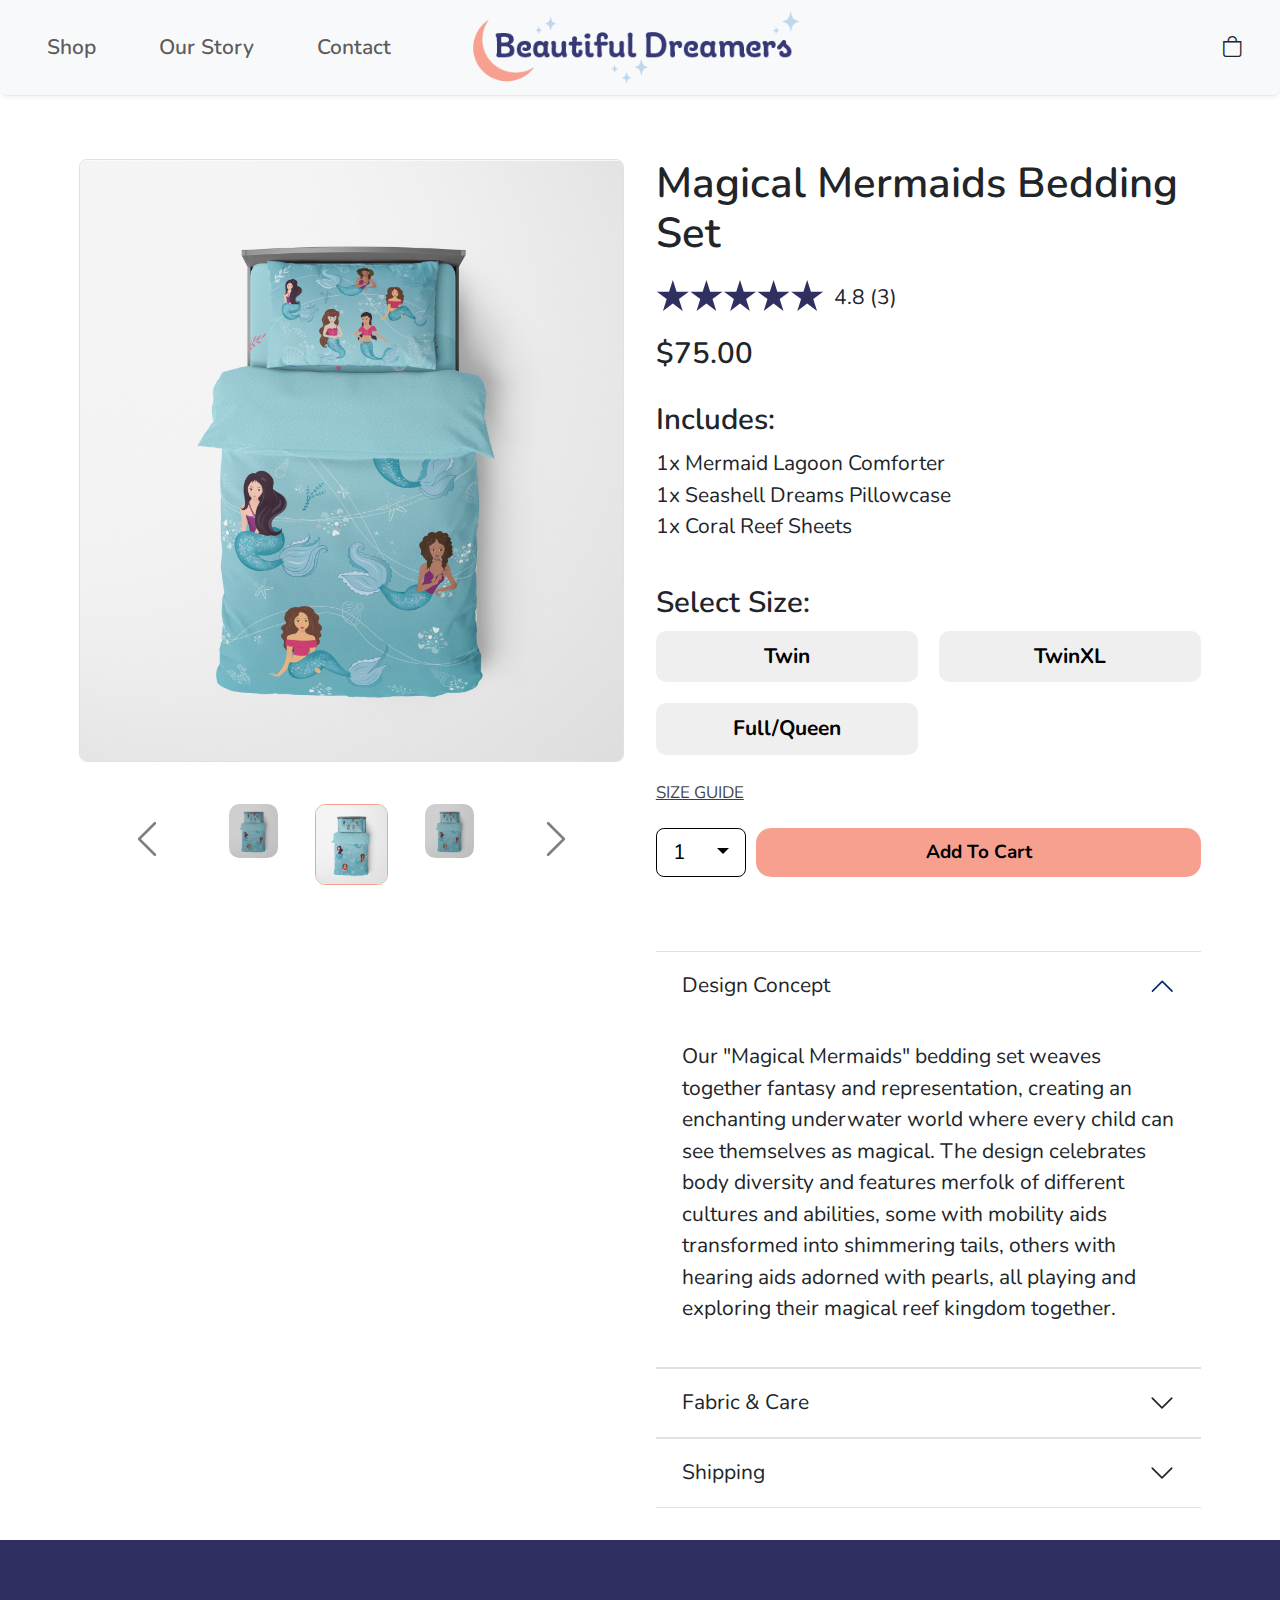
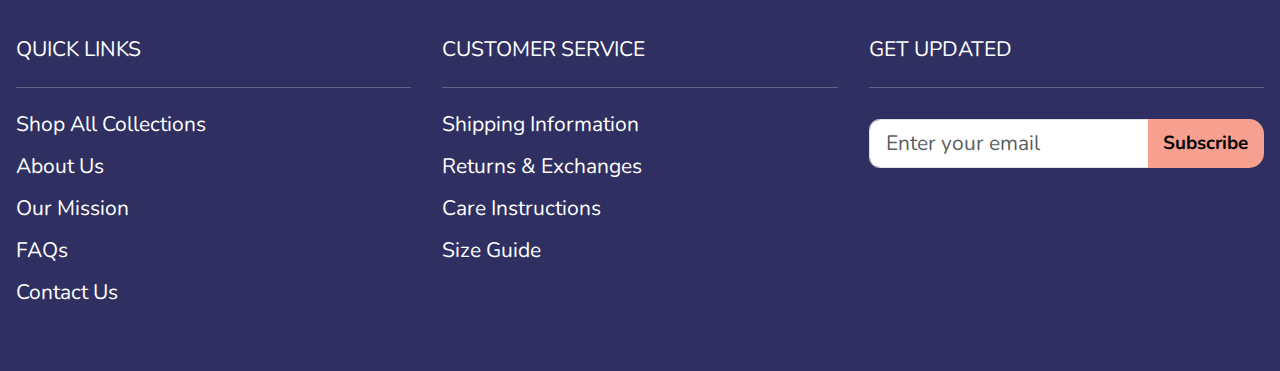
<file: productpage-mermaids.html>
<!DOCTYPE html>
<html lang="en">
<head>
    <!-- content tags used by search engines-->
    <meta charset="UTF-8">
    <meta name="Keywords" content="HTML, CSS, Javascript">
    <meta name = "author" content = "Austen Young">
    <meta name = "viewport" content = "width=device-width, initial-scale=1.0">
    
    <!-- linking stylesheets for bootstrap framework-->
    <link rel="stylesheet" href="css/bootstrap.min.css">
    <link rel="stylesheet" href="css/grid.css">
    <link rel="stylesheet" href="css/bootstrap-grid.css">
    <link rel="stylesheet" href="https://cdn.jsdelivr.net/npm/bootstrap-icons@1.11.3/font/bootstrap-icons.min.css">

    <!--Linking Personal StyleSheets and Scripts-->
    <link rel="stylesheet" href="css/beautiful-dreamers-css.css">
    <script src="js/beautiful-dreamers-script.js"></script>


    <!--Nunito Font-->
    <link rel="preconnect" href="https://fonts.googleapis.com">
    <link rel="preconnect" href="https://fonts.gstatic.com" crossorigin>
    <link href="https://fonts.googleapis.com/css2?family=Nunito:ital,wght@0,200..1000;1,200..1000&display=swap" rel="stylesheet">


    <!--Favicon-->
    <link rel="icon" type="image/png" href="images/BD_Favicon.png"/>

    <script src="js/bootstrap.bundle.min.js"></script>

    <title>Beautiful Dreamers</title>
</head>
<body>

    <!-- NAV-->
    <nav class="navbar navbar-expand-lg navbar-light bg-light py-3">
        <div class="container-fluid">
            <!-- Mobile menu button - moved to start -->
            <button class="navbar-toggler" type="button" data-bs-toggle="collapse" data-bs-target="#navbarCollapse">
                <span class="navbar-toggler-icon"></span>
            </button>
    
            <!-- Left menu -->
            <div class="collapse navbar-collapse flex-grow-0" id="navbarCollapse">
                <ul class="navbar-nav">
                    <li class="nav-item">
                        <a class="nav-link mx-3" href="shop-all-page.html">Shop</a>
                    </li>
                    <li class="nav-item">
                        <a class="nav-link mx-3" href="#">Our Story</a>
                    </li>
                    <li class="nav-item">
                        <a class="nav-link mx-3" href="#">Contact</a>
                    </li>
                </ul>
            </div>
    
            <!-- Center logo -->
            <a class="navbar-brand mx-auto" href="index.html">
                <img class="logo" src="images/BD_Logo.png" alt="Logo">
            </a>
            
            <!-- Right shopping bag icon -->
            <div class="flex-grow-0">
                <a class="nav-link position-relative" onClick = "clearCart()" href="#">
                    <i class="bi bi-bag mx-3">
                        
                    </i>
                    
                </a>
            </div>
        </div>
    </nav>

    <div class="container-fluid">

        <div class="row mt-5 px-5">
            <!-- Image Column -->
            <div class="col-12 col-lg-6">
                <div class="d-flex flex-column">
                    <img src="images/BD_MermaidSet.jpeg" class="img-fluid border rounded mb-2" alt="Magical Mermaids Bedding Set">

                    <!--Image Preview Carousel-->
                    <div id = "parentCarousel" class="carousel carousel-dark slide d-lg-block d-md-block d-none my-4">
                        <div class="carousel-inner">
                            <div class="carousel-item active">

                                <div class="d-flex justify-content-center mx-5 px-5">

                                   
                                    <div class="align-items-center text-center">
                                        <img src="images/BD_MermaidSet.jpeg" class = "img-fluid img-preview-bg rounded-3 w-50" alt = "imgpreview">     
                                    </div>

                                    
                                    <div class="align-items-center text-center">
                                        <img src="images/BD_MermaidSet.jpeg" class = "img-fluid img-preview rounded-3 w-75" alt = "imgpreview"> 
                                    </div>
                               
                                    <div class="align-items-center text-center">
                                        <img src="images/BD_MermaidSet.jpeg" class = "img-fluid img-preview-bg rounded-3 w-50" alt = "imgpreview">
                                    </div>
      
                              </div>
                            </div>

                        </div>

                        <!-- Previous Page Button-->
                        <button class="carousel-control-prev d-lg-block d-none w-25" type="button" data-bs-target="#parentCarousel" data-bs-slide="prev">
                            <span class="carousel-control-prev-icon" aria-hidden="true"></span>
                            <span class="visually-hidden">Previous</span>
                        </button>

                        <!-- Next Page Button-->
                        <button class="carousel-control-next d-lg-block d-none w-25" type="button" data-bs-target="#parentCarousel" data-bs-slide="next">
                            <span class="carousel-control-next-icon" aria-hidden="true"></span>
                            <span class="visually-hidden">Next</span>
                        </button>
                        
                            
                        
                    </div>

                </div>
            </div>
    
            <!-- Product Info Column -->
            <div class="col-12 col-lg-6">
                <div class="d-flex flex-column gap-2">
                    <h2>Magical Mermaids Bedding Set</h2>
                    
                    <!-- Rating -->
                    <div class="d-flex align-items-center">
                        <div class="d-flex">
                            <img src="images/BlueStars.svg" class = "img-fluid stars me-2" alt="BlueStars">
                        </div>
                        <span>4.8 (3)</span>
                    </div>
    
                    <h4 class="mt-2">$75.00</h4>
    
                    <div class="mt-2">
                        <h4>Includes:</h4>
                        <ul class="list-unstyled">
                            <li>1x Mermaid Lagoon Comforter</li>
                            <li>1x Seashell Dreams Pillowcase</li>
                            <li>1x Coral Reef Sheets</li>
                        </ul>
                    </div>
    
                    <div class="mt-2">
                        <h4>Select Size:</h4>
                        <div class="row g-3">
                            <div class="col-6">
                                <button id = "twin" class="btn btn-blue w-100" onClick = "makeActive('twin')">Twin</button>
                            </div>
                            <div class="col-6">
                                <button id = "twinxl" class="btn btn-blue w-100" onClick = "makeActive('twinxl')">TwinXL</button>
                            </div>
                            <div class="col-6">
                                <button id = "full/queen" class="btn btn-blue w-100" onClick = "makeActive('full/queen')">Full/Queen</button>
                            </div>
                        </div>
                    </div>

                    <a href = "#" class="text-decoration-none text-black mt-2"> <span class="size-guide text-uppercase text-decoration-underline">Size Guide</span> </a> 


                    <div class="d-flex flex-row mt-2">

                        <!--DropDown Button-->
                        <div class="dropdown">
                            <button class="btn btn-clear rounded-2 dropdown-toggle" type="button" data-bs-toggle="dropdown" aria-expanded="false" > <span class = "pe-3" id= "quantity"> 1 </span></button>
    
                            <!--Dropdown Content-->
                            <ul class="dropdown-menu">
                                <li><a class="dropdown-item" onClick = "updateQuantity(1)">1</a></li>
                                <li><a class="dropdown-item" onClick = "updateQuantity(2)">2</a></li>
                                <li><a class="dropdown-item" onClick = "updateQuantity(3)">3</a></li>
                                <li><a class="dropdown-item" onClick = "updateQuantity(4)">4</a></li>
                                <li><a class="dropdown-item" onClick = "updateQuantity(5)">5</a></li>
                                <li><a class="dropdown-item" onClick = "updateQuantity(6)">6</a></li>
                                <li><a class="dropdown-item" onClick = "updateQuantity(7)">7</a></li>
                                <li><a class="dropdown-item" onClick = "updateQuantity(8)">8</a></li>
                                <li><a class="dropdown-item" onClick = "updateQuantity(9)">9</a></li>
                            </ul>
                        </div>

                        <button class="btn btn-coral flex-grow-1 ms-2" onClick = "addToCart()">Add To Cart</button>

                    </div>


                    <!--Info Accordions-->
                    <div class="mt-5">

                        <div class="accordion accordion-flush" id="accordionPanelsStayOpen">
                            <div class="accordion-item border-top border-bottom bg-transparent">
                              <h2 class="accordion-header">
                                <button class="accordion-button bg-transparent text-dark shadow-none" type="button" data-bs-toggle="collapse" data-bs-target="#panelsStayOpen-collapseOne" aria-expanded="true" aria-controls="panelsStayOpen-collapseOne">
                                  Design Concept
                                </button>
                              </h2>
                              <div id="panelsStayOpen-collapseOne" class="accordion-collapse collapse show">
                                <div class="accordion-body">
                                  <p>Our "Magical Mermaids" bedding set weaves together fantasy and representation, creating an enchanting underwater world where every child can see themselves as magical. The design celebrates body diversity and features merfolk of different cultures and abilities, some with mobility aids transformed into shimmering tails, others with hearing aids adorned with pearls, all playing and exploring their magical reef kingdom together.</p>
                                </div>
                              </div>
                            </div>
                            <div class="accordion-item border-top border-bottom bg-transparent">
                              <h2 class="accordion-header">
                                <button class="accordion-button bg-transparent text-dark shadow-none collapsed" type="button" data-bs-toggle="collapse" data-bs-target="#panelsStayOpen-collapseTwo" aria-expanded="false" aria-controls="panelsStayOpen-collapseTwo">
                                  Fabric & Care
                                </button>
                              </h2>
                              <div id="panelsStayOpen-collapseTwo" class="accordion-collapse collapse">
                                <div class="accordion-body">
                                  <ul>
                                    <li><p>The Mermaid Lagoon Comforter is made of 100% cotton for a soft and breathable feel.</p></li>
                                    <li><p>The Seashell Dreams Pillowcase is also crafted from 100% cotton.</p></li>
                                    <li><p>Coral Reef Sheets are made from a blend of 60% cotton and 40% polyester.</p></li>
                                    <li><p>Machine wash cold, gentle cycle. Tumble dry low. Do not bleach.</p></li>
                                  </ul>
                                </div>
                              </div>
                            </div>
                            <div class="accordion-item border-top border-bottom bg-transparent">
                              <h2 class="accordion-header">
                                <button class="accordion-button bg-transparent text-dark shadow-none collapsed" type="button" data-bs-toggle="collapse" data-bs-target="#panelsStayOpen-collapseThree" aria-expanded="false" aria-controls="panelsStayOpen-collapseThree">
                                  Shipping
                                </button>
                              </h2>
                              <div id="panelsStayOpen-collapseThree" class="accordion-collapse collapse">
                                <div class="accordion-body">
                                    <ul>
                                        <li><p>This product ships within 2-3 business days.</p></li>
                                        <li><p>Free standard shipping on all orders within the contiguous United States.</p></li>
                                        <li><p>Expedited shipping options are available for an additional fee.</p></li>
                                        <li><p>International shipping is available to select countries. Additional fees and taxes may apply.</p></li>
                                        <li><p>If you have any questions or need assistance with your order, please don't hesitate to contact our customer service team.</p></li>
                                      </ul>
                                </div>
                              </div>
                            </div>
                          </div>
                          
                    </div>



                </div>
            </div>
        </div>

        <!--FOOTER-->
        <div class="row footer pt-4 mt-4">
            <!-- Quick Links -->
            <div class="col-12 col-md-6 col-lg-4 my-4 py-4">
                <p class="text-uppercase mb-3">Quick Links</p>
                <hr/>
                <div class="d-flex flex-column gap-2">
                    <a href="shop-all-page.html" class="text-decoration-none footer-text">Shop All Collections</a>
                    <a href="#" class="text-decoration-none footer-text">About Us</a>
                    <a href="#" class="text-decoration-none footer-text">Our Mission</a>
                    <a href="#" class="text-decoration-none footer-text">FAQs</a>
                    <a href="#" class="text-decoration-none footer-text">Contact Us</a>
                </div>
            </div>
        
            <!-- Customer Service -->
            <div class="col-12 col-md-6 col-lg-4 my-4 py-4">
                <p class="text-uppercase mb-3">Customer Service</p>
                <hr/>
                <div class="d-flex flex-column gap-2">
                    <a href="#" class="text-decoration-none footer-text">Shipping Information</a>
                    <a href="#" class="text-decoration-none footer-text">Returns & Exchanges</a>
                    <a href="#" class="text-decoration-none footer-text">Care Instructions</a>
                    <a href="#" class="text-decoration-none footer-text">Size Guide</a>
                </div>
            </div>
        
            <!-- Get Updated -->
            <div class="col-12 col-lg-4 my-4 py-4">
                <p class="text-uppercase mb-3">Get Updated</p>
                <hr/>
                <div class="w-100">
                    <div id = "subscribeAlertHolder-footer"> </div>

                    <div class="input-group my-4">
                        <input type="email" class="form-control rounded-start-3" id= "subscribeInput-footer" placeholder="Enter your email" aria-label="Enter your email">
                        <button class="btn btn-coral" type="button" id = "subscribeButton-footer" onClick = "checkEmail('footer')">Subscribe</button>
                    </div>
                </div>
            </div>
        </div>

        


    </div>

    
</body>
</html>
</file>
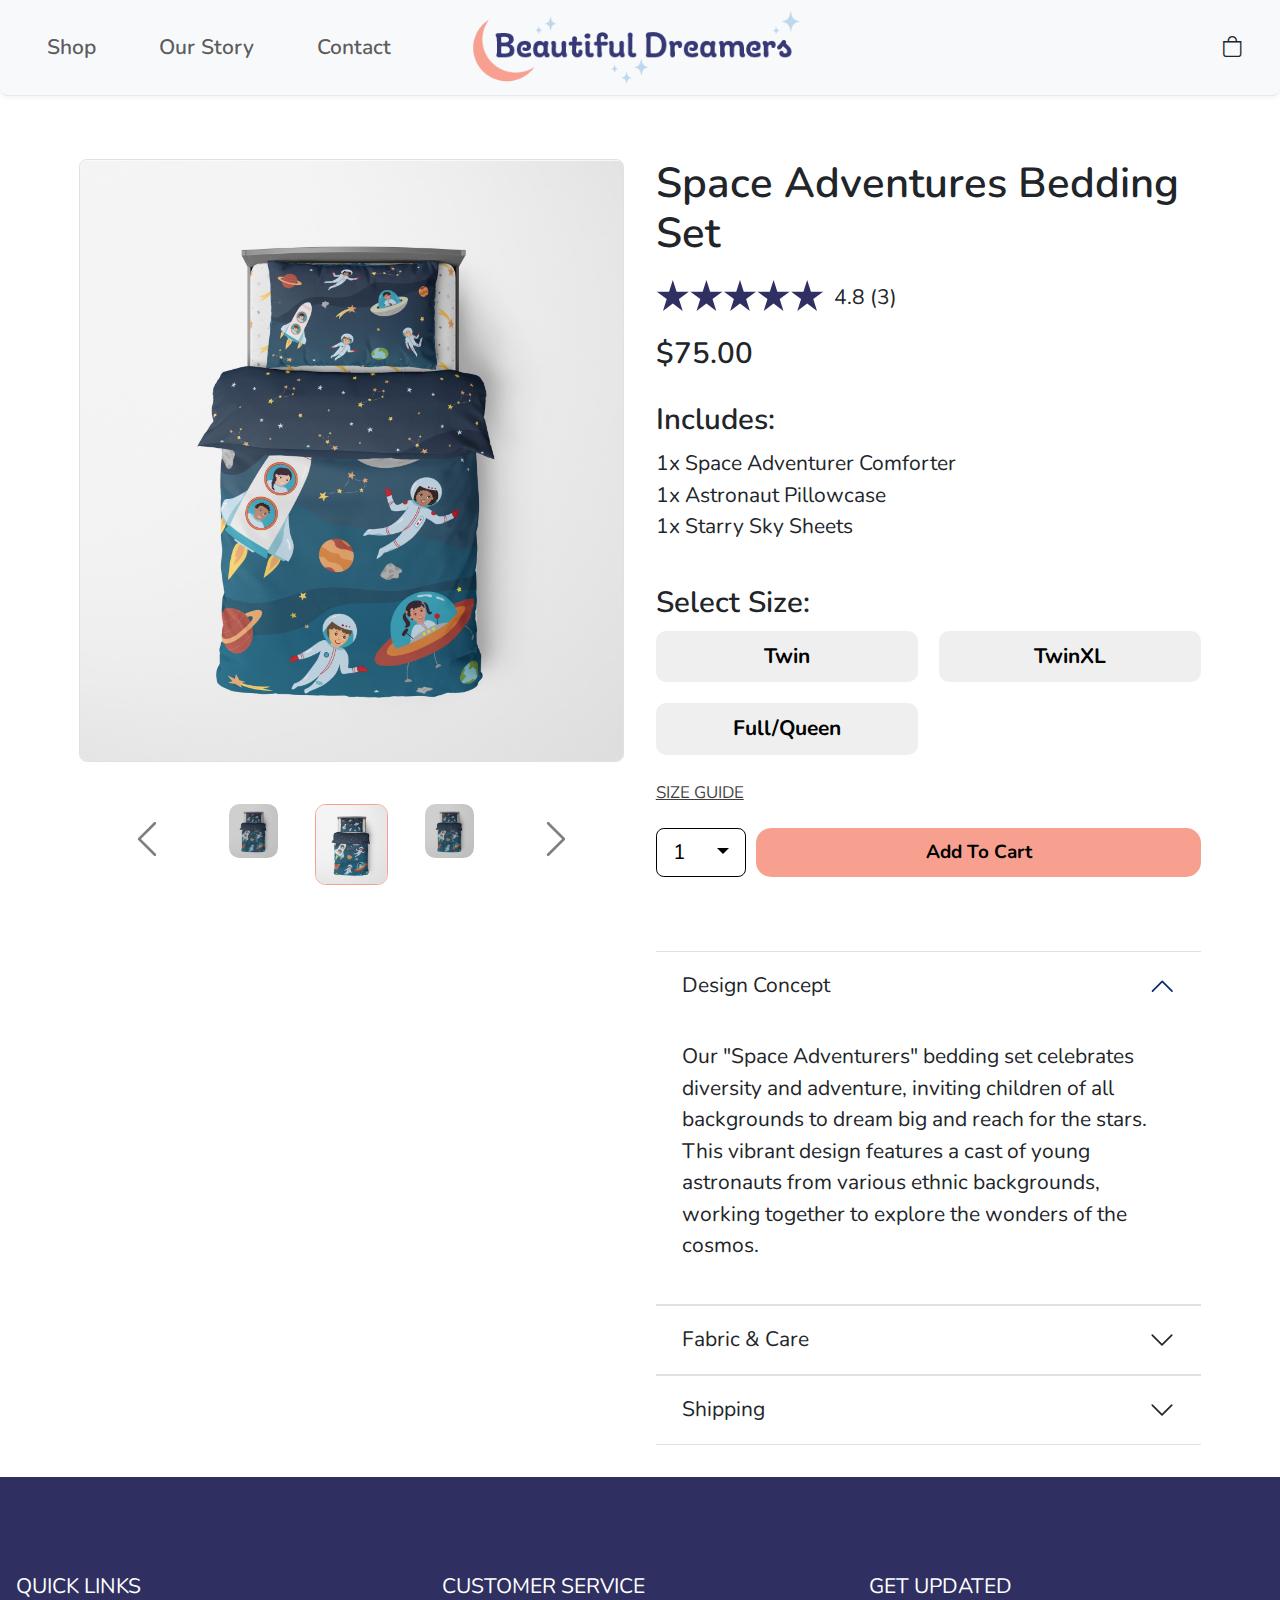
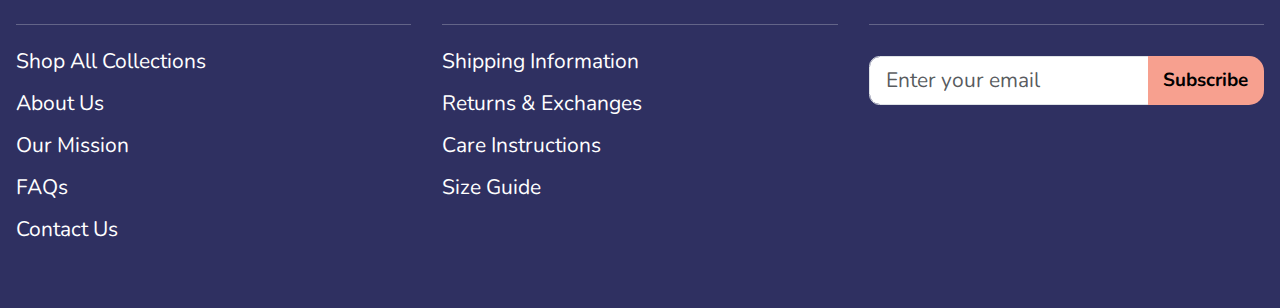
<file: productpage-space.html>
<!DOCTYPE html>
<html lang="en">
<head>
    <!-- content tags used by search engines-->
    <meta charset="UTF-8">
    <meta name="Keywords" content="HTML, CSS, Javascript">
    <meta name = "author" content = "Austen Young">
    <meta name = "viewport" content = "width=device-width, initial-scale=1.0">
    
    <!-- linking stylesheets for bootstrap framework-->
    <link rel="stylesheet" href="css/bootstrap.min.css">
    <link rel="stylesheet" href="css/grid.css">
    <link rel="stylesheet" href="css/bootstrap-grid.css">
    <link rel="stylesheet" href="https://cdn.jsdelivr.net/npm/bootstrap-icons@1.11.3/font/bootstrap-icons.min.css">

    <!--Linking Personal StyleSheets and Scripts-->
    <link rel="stylesheet" href="css/beautiful-dreamers-css.css">
    <script src="js/beautiful-dreamers-script.js"></script>


    <!--Nunito Font-->
    <link rel="preconnect" href="https://fonts.googleapis.com">
    <link rel="preconnect" href="https://fonts.gstatic.com" crossorigin>
    <link href="https://fonts.googleapis.com/css2?family=Nunito:ital,wght@0,200..1000;1,200..1000&display=swap" rel="stylesheet">


    <!--Favicon-->
    <link rel="icon" type="image/png" href="images/BD_Favicon.png"/>

    <script src="js/bootstrap.bundle.min.js"></script>

    <title>Beautiful Dreamers</title>
</head>
<body>

    <!-- NAV-->
    <nav class="navbar navbar-expand-lg navbar-light bg-light py-3">
        <div class="container-fluid">
            <!-- Mobile menu button - moved to start -->
            <button class="navbar-toggler" type="button" data-bs-toggle="collapse" data-bs-target="#navbarCollapse">
                <span class="navbar-toggler-icon"></span>
            </button>
    
            <!-- Left menu -->
            <div class="collapse navbar-collapse flex-grow-0" id="navbarCollapse">
                <ul class="navbar-nav">
                    <li class="nav-item">
                        <a class="nav-link mx-3" href="shop-all-page.html">Shop</a>
                    </li>
                    <li class="nav-item">
                        <a class="nav-link mx-3" href="#">Our Story</a>
                    </li>
                    <li class="nav-item">
                        <a class="nav-link mx-3" href="#">Contact</a>
                    </li>
                </ul>
            </div>
    
            <!-- Center logo -->
            <a class="navbar-brand mx-auto" href="index.html">
                <img class="logo" src="images/BD_Logo.png" alt="Logo">
            </a>
            
            <!-- Right shopping bag icon -->
            <div class="flex-grow-0">
                <a class="nav-link position-relative" onClick="clearCart()" href="#">
                    <i class="bi bi-bag mx-3">
                        
                    </i>
                    
                </a>
            </div>
        </div>
    </nav>

    <div class="container-fluid">

        <div class="row mt-5 px-5">
            <!-- Image Column -->
            <div class="col-12 col-lg-6">
                <div class="d-flex flex-column">
                    <img src="images/BD_SpaceSet.jpeg" class="img-fluid border rounded mb-2" alt="Space Adventures Bedding Set">

                    <!--Image Preview Carousel-->
                    <div id = "parentCarousel" class="carousel carousel-dark slide d-lg-block d-md-block d-none my-4">
                        <div class="carousel-inner">
                            <div class="carousel-item active">

                                <div class="d-flex justify-content-center mx-5 px-5">

                                   
                                    <div class="align-items-center text-center">
                                        <img src="images/BD_SpaceSet.jpeg" class = "img-fluid img-preview-bg rounded-3 w-50" alt = "imgpreview">     
                                    </div>

                                    
                                    <div class="align-items-center text-center">
                                        <img src="images/BD_SpaceSet.jpeg" class = "img-fluid img-preview rounded-3 w-75" alt = "imgpreview"> 
                                    </div>
                               
                                    <div class="align-items-center text-center">
                                        <img src="images/BD_SpaceSet.jpeg" class = "img-fluid img-preview-bg rounded-3 w-50" alt = "imgpreview">
                                    </div>
      
                              </div>
                            </div>

                        </div>

                        <!-- Previous Page Button-->
                        <button class="carousel-control-prev d-lg-block d-none w-25" type="button" data-bs-target="#parentCarousel" data-bs-slide="prev">
                            <span class="carousel-control-prev-icon" aria-hidden="true"></span>
                            <span class="visually-hidden">Previous</span>
                        </button>

                        <!-- Next Page Button-->
                        <button class="carousel-control-next d-lg-block d-none w-25" type="button" data-bs-target="#parentCarousel" data-bs-slide="next">
                            <span class="carousel-control-next-icon" aria-hidden="true"></span>
                            <span class="visually-hidden">Next</span>
                        </button>
                        
                            
                        
                    </div>

                </div>
            </div>
    
            <!-- Product Info Column -->
            <div class="col-12 col-lg-6">
                <div class="d-flex flex-column gap-2">
                    <h2>Space Adventures Bedding Set</h2>
                    
                    <!-- Rating -->
                    <div class="d-flex align-items-center">
                        <div class="d-flex">
                            <img src="images/BlueStars.svg" class = "img-fluid stars me-2" alt="BlueStars">
                        </div>
                        <span>4.8 (3)</span>
                    </div>
    
                    <h4 class="mt-2">$75.00</h4>
    
                    <div class="mt-2">
                        <h4>Includes:</h4>
                        <ul class="list-unstyled">
                            <li>1x Space Adventurer Comforter</li>
                            <li>1x Astronaut Pillowcase</li>
                            <li>1x Starry Sky Sheets</li>
                        </ul>
                    </div>
    
                    <div class="mt-2">
                        <h4>Select Size:</h4>
                        <div class="row g-3">
                            <div class="col-6">
                                <button id = "twin" class="btn btn-blue w-100" onClick = "makeActive('twin')">Twin</button>
                            </div>
                            <div class="col-6">
                                <button id = "twinxl" class="btn btn-blue w-100" onClick = "makeActive('twinxl')">TwinXL</button>
                            </div>
                            <div class="col-6">
                                <button id = "full/queen" class="btn btn-blue w-100" onClick = "makeActive('full/queen')">Full/Queen</button>
                            </div>
                        </div>
                    </div>

                    <a href = "#" class="text-decoration-none text-black mt-2"> <span class="size-guide text-uppercase text-decoration-underline">Size Guide</span> </a> 


                    <div class="d-flex flex-row mt-2">

                        <!--DropDown Button-->
                        <div class="dropdown">
                            <button class="btn btn-clear rounded-2 dropdown-toggle" type="button" data-bs-toggle="dropdown" aria-expanded="false" > <span class = "pe-3" id= "quantity"> 1 </span></button>
    
                            <!--Dropdown Content-->
                            <ul class="dropdown-menu">
                                <li><a class="dropdown-item" onClick = "updateQuantity(1)">1</a></li>
                                <li><a class="dropdown-item" onClick = "updateQuantity(2)">2</a></li>
                                <li><a class="dropdown-item" onClick = "updateQuantity(3)">3</a></li>
                                <li><a class="dropdown-item" onClick = "updateQuantity(4)">4</a></li>
                                <li><a class="dropdown-item" onClick = "updateQuantity(5)">5</a></li>
                                <li><a class="dropdown-item" onClick = "updateQuantity(6)">6</a></li>
                                <li><a class="dropdown-item" onClick = "updateQuantity(7)">7</a></li>
                                <li><a class="dropdown-item" onClick = "updateQuantity(8)">8</a></li>
                                <li><a class="dropdown-item" onClick = "updateQuantity(9)">9</a></li>
                            </ul>
                        </div>

                        <button class="btn btn-coral flex-grow-1 ms-2" onClick = "addToCart()">Add To Cart</button>

                    </div>


                    <!--Info Accordions-->
                    <div class="mt-5">

                        <div class="accordion accordion-flush" id="accordionPanelsStayOpen">
                            <div class="accordion-item border-top border-bottom bg-transparent">
                              <h2 class="accordion-header">
                                <button class="accordion-button bg-transparent text-dark shadow-none" type="button" data-bs-toggle="collapse" data-bs-target="#panelsStayOpen-collapseOne" aria-expanded="true" aria-controls="panelsStayOpen-collapseOne">
                                  Design Concept
                                </button>
                              </h2>
                              <div id="panelsStayOpen-collapseOne" class="accordion-collapse collapse show">
                                <div class="accordion-body">
                                  <p>Our "Space Adventurers" bedding set celebrates diversity and adventure, inviting children of all backgrounds to dream big and reach for the stars. This vibrant design features a cast of young astronauts from various ethnic backgrounds, working together to explore the wonders of the cosmos.</p>
                                </div>
                              </div>
                            </div>
                            <div class="accordion-item border-top border-bottom bg-transparent">
                              <h2 class="accordion-header">
                                <button class="accordion-button bg-transparent text-dark shadow-none collapsed" type="button" data-bs-toggle="collapse" data-bs-target="#panelsStayOpen-collapseTwo" aria-expanded="false" aria-controls="panelsStayOpen-collapseTwo">
                                  Fabric & Care
                                </button>
                              </h2>
                              <div id="panelsStayOpen-collapseTwo" class="accordion-collapse collapse">
                                <div class="accordion-body">
                                  <ul>
                                    <li><p>The Space Adventurer Comforter is made of 100% cotton for a soft and breathable feel.</p></li>
                                    <li><p>The Astronaut Pillowcase is also crafted from 100% cotton.</p></li>
                                    <li><p>The Starry Sky Sheets are made from a blend of 60% cotton and 40% polyester.</p></li>
                                    <li><p>Machine wash cold, gentle cycle. Tumble dry low. Do not bleach.</p></li>
                                  </ul>
                                </div>
                              </div>
                            </div>
                            <div class="accordion-item border-top border-bottom bg-transparent">
                              <h2 class="accordion-header">
                                <button class="accordion-button bg-transparent text-dark shadow-none collapsed" type="button" data-bs-toggle="collapse" data-bs-target="#panelsStayOpen-collapseThree" aria-expanded="false" aria-controls="panelsStayOpen-collapseThree">
                                  Shipping
                                </button>
                              </h2>
                              <div id="panelsStayOpen-collapseThree" class="accordion-collapse collapse">
                                <div class="accordion-body">
                                    <ul>
                                        <li><p>This product ships within 2-3 business days.</p></li>
                                        <li><p>Free standard shipping on all orders within the contiguous United States.</p></li>
                                        <li><p>Expedited shipping options are available for an additional fee.</p></li>
                                        <li><p>International shipping is available to select countries. Additional fees and taxes may apply.</p></li>
                                        <li><p>If you have any questions or need assistance with your order, please don't hesitate to contact our customer service team.</p></li>
                                      </ul>
                                </div>
                              </div>
                            </div>
                          </div>
                          
                    </div>



                </div>
            </div>
        </div>

        <!--FOOTER-->
        <div class="row footer pt-4 mt-4">
            <!-- Quick Links -->
            <div class="col-12 col-md-6 col-lg-4 my-4 py-4">
                <p class="text-uppercase mb-3">Quick Links</p>
                <hr/>
                <div class="d-flex flex-column gap-2">
                    <a href="#" class="text-decoration-none footer-text">Shop All Collections</a>
                    <a href="#" class="text-decoration-none footer-text">About Us</a>
                    <a href="#" class="text-decoration-none footer-text">Our Mission</a>
                    <a href="#" class="text-decoration-none footer-text">FAQs</a>
                    <a href="#" class="text-decoration-none footer-text">Contact Us</a>
                </div>
            </div>
        
            <!-- Customer Service -->
            <div class="col-12 col-md-6 col-lg-4 my-4 py-4">
                <p class="text-uppercase mb-3">Customer Service</p>
                <hr/>
                <div class="d-flex flex-column gap-2">
                    <a href="#" class="text-decoration-none footer-text">Shipping Information</a>
                    <a href="#" class="text-decoration-none footer-text">Returns & Exchanges</a>
                    <a href="#" class="text-decoration-none footer-text">Care Instructions</a>
                    <a href="#" class="text-decoration-none footer-text">Size Guide</a>
                </div>
            </div>
        
            <!-- Get Updated -->
            <div class="col-12 col-lg-4 my-4 py-4">
                <p class="text-uppercase mb-3">Get Updated</p>
                <hr/>
                <div class="w-100">
                    <div id = "subscribeAlertHolder-footer"> </div>

                    <div class="input-group my-4">
                        <input type="email" class="form-control rounded-start-3" id= "subscribeInput-footer" placeholder="Enter your email" aria-label="Enter your email">
                        <button class="btn btn-coral" type="button" id = "subscribeButton-footer" onClick = "checkEmail('footer')">Subscribe</button>
                    </div>
                </div>
            </div>
        </div>

        


    </div>

    
</body>
</html>
</file>
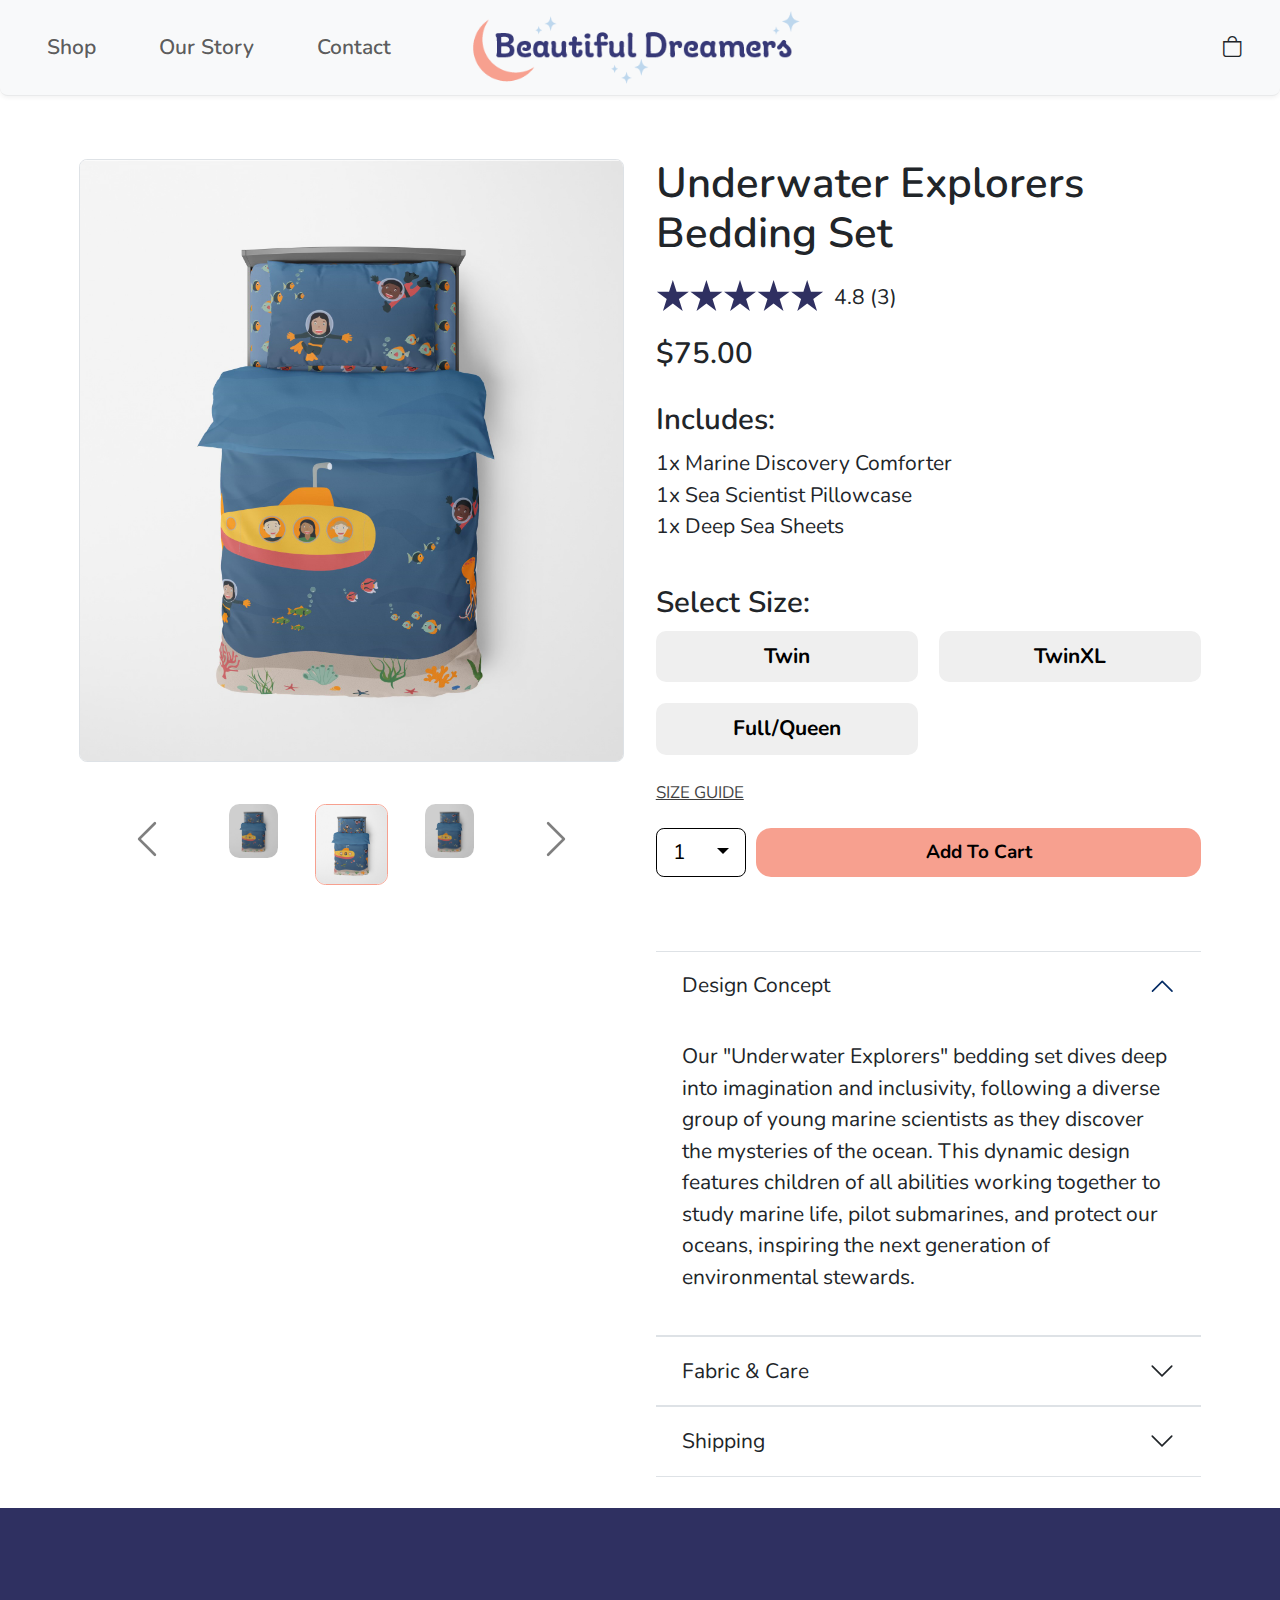
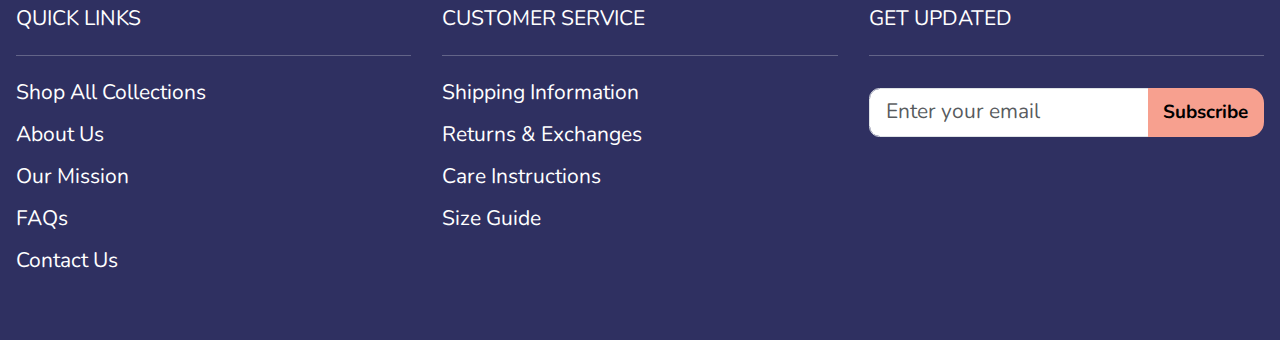
<file: productpage-underwater.html>
<!DOCTYPE html>
<html lang="en">
<head>
    <!-- content tags used by search engines-->
    <meta charset="UTF-8">
    <meta name="Keywords" content="HTML, CSS, Javascript">
    <meta name = "author" content = "Austen Young">
    <meta name = "viewport" content = "width=device-width, initial-scale=1.0">
    
    <!-- linking stylesheets for bootstrap framework-->
    <link rel="stylesheet" href="css/bootstrap.min.css">
    <link rel="stylesheet" href="css/grid.css">
    <link rel="stylesheet" href="css/bootstrap-grid.css">
    <link rel="stylesheet" href="https://cdn.jsdelivr.net/npm/bootstrap-icons@1.11.3/font/bootstrap-icons.min.css">

    <!--Linking Personal StyleSheets and Scripts-->
    <link rel="stylesheet" href="css/beautiful-dreamers-css.css">
    <script src="js/beautiful-dreamers-script.js"></script>


    <!--Nunito Font-->
    <link rel="preconnect" href="https://fonts.googleapis.com">
    <link rel="preconnect" href="https://fonts.gstatic.com" crossorigin>
    <link href="https://fonts.googleapis.com/css2?family=Nunito:ital,wght@0,200..1000;1,200..1000&display=swap" rel="stylesheet">


    <!--Favicon-->
    <link rel="icon" type="image/png" href="images/BD_Favicon.png"/>

    <script src="js/bootstrap.bundle.min.js"></script>

    <title>Beautiful Dreamers</title>
</head>
<body>

    <!-- NAV-->
    <nav class="navbar navbar-expand-lg navbar-light bg-light py-3">
        <div class="container-fluid">
            <!-- Mobile menu button - moved to start -->
            <button class="navbar-toggler" type="button" data-bs-toggle="collapse" data-bs-target="#navbarCollapse">
                <span class="navbar-toggler-icon"></span>
            </button>
    
            <!-- Left menu -->
            <div class="collapse navbar-collapse flex-grow-0" id="navbarCollapse">
                <ul class="navbar-nav">
                    <li class="nav-item">
                        <a class="nav-link mx-3" href="shop-all-page.html">Shop</a>
                    </li>
                    <li class="nav-item">
                        <a class="nav-link mx-3" href="#">Our Story</a>
                    </li>
                    <li class="nav-item">
                        <a class="nav-link mx-3" href="#">Contact</a>
                    </li>
                </ul>
            </div>
    
            <!-- Center logo -->
            <a class="navbar-brand mx-auto" href="index.html">
                <img class="logo" src="images/BD_Logo.png" alt="Logo">
            </a>
            <!-- Right shopping bag icon -->
            <div class="flex-grow-0">
                <a class="nav-link position-relative" onClick="clearCart()" href="#">
                    <i class="bi bi-bag mx-3">
                        
                    </i>
                    
                </a>
            </div>
        </div>
    </nav>

    <div class="container-fluid">

        <div class="row mt-5 px-5">
            <!-- Image Column -->
            <div class="col-12 col-lg-6">
                <div class="d-flex flex-column">
                    <img src="images/BD_UnderwaterSet.jpeg" class="img-fluid border rounded mb-2" alt="Space Adventures Bedding Set">

                    <!--Image Preview Carousel-->
                    <div id = "parentCarousel" class="carousel carousel-dark slide d-lg-block d-md-block d-none my-4">
                        <div class="carousel-inner">
                            <div class="carousel-item active">

                                <div class="d-flex justify-content-center mx-5 px-5">

                                   
                                    <div class="align-items-center text-center">
                                        <img src="images/BD_UnderwaterSet.jpeg" class = "img-fluid img-preview-bg rounded-3 w-50" alt = "imgpreview">     
                                    </div>

                                    
                                    <div class="align-items-center text-center">
                                        <img src="images/BD_UnderwaterSet.jpeg" class = "img-fluid img-preview rounded-3 w-75" alt = "imgpreview"> 
                                    </div>
                               
                                    <div class="align-items-center text-center">
                                        <img src="images/BD_UnderwaterSet.jpeg" class = "img-fluid img-preview-bg rounded-3 w-50" alt = "imgpreview">
                                    </div>
      
                              </div>
                            </div>

                        </div>

                        <!-- Previous Page Button-->
                        <button class="carousel-control-prev d-lg-block d-none w-25" type="button" data-bs-target="#parentCarousel" data-bs-slide="prev">
                            <span class="carousel-control-prev-icon" aria-hidden="true"></span>
                            <span class="visually-hidden">Previous</span>
                        </button>

                        <!-- Next Page Button-->
                        <button class="carousel-control-next d-lg-block d-none w-25" type="button" data-bs-target="#parentCarousel" data-bs-slide="next">
                            <span class="carousel-control-next-icon" aria-hidden="true"></span>
                            <span class="visually-hidden">Next</span>
                        </button>
                        
                            
                        
                    </div>

                </div>
            </div>
    
            <!-- Product Info Column -->
            <div class="col-12 col-lg-6">
                <div class="d-flex flex-column gap-2">
                    <h2>Underwater Explorers Bedding Set</h2>
                    
                    <!-- Rating -->
                    <div class="d-flex align-items-center">
                        <div class="d-flex">
                            <img src="images/BlueStars.svg" class = "img-fluid stars me-2" alt="BlueStars">
                        </div>
                        <span>4.8 (3)</span>
                    </div>
    
                    <h4 class="mt-2">$75.00</h4>
    
                    <div class="mt-2">
                        <h4>Includes:</h4>
                        <ul class="list-unstyled">
                            <li>1x Marine Discovery Comforter</li>
                            <li>1x Sea Scientist Pillowcase</li>
                            <li>1x Deep Sea Sheets</li>
                        </ul>
                    </div>
    
                    <div class="mt-2">
                        <h4>Select Size:</h4>
                        <div class="row g-3">
                            <div class="col-6">
                                <button id = "twin" class="btn btn-blue w-100" onClick = "makeActive('twin')">Twin</button>
                            </div>
                            <div class="col-6">
                                <button id = "twinxl" class="btn btn-blue w-100" onClick = "makeActive('twinxl')">TwinXL</button>
                            </div>
                            <div class="col-6">
                                <button id = "full/queen" class="btn btn-blue w-100" onClick = "makeActive('full/queen')">Full/Queen</button>
                            </div>
                        </div>
                    </div>

                    <a href = "#" class="text-decoration-none text-black mt-2"> <span class="size-guide text-uppercase text-decoration-underline">Size Guide</span> </a> 


                    <div class="d-flex flex-row mt-2">

                        <!--DropDown Button-->
                        <div class="dropdown">
                            <button class="btn btn-clear rounded-2 dropdown-toggle" type="button" data-bs-toggle="dropdown" aria-expanded="false" > <span class = "pe-3" id= "quantity"> 1 </span></button>
    
                            <!--Dropdown Content-->
                            <ul class="dropdown-menu">
                                <li><a class="dropdown-item" onClick = "updateQuantity(1)">1</a></li>
                                <li><a class="dropdown-item" onClick = "updateQuantity(2)">2</a></li>
                                <li><a class="dropdown-item" onClick = "updateQuantity(3)">3</a></li>
                                <li><a class="dropdown-item" onClick = "updateQuantity(4)">4</a></li>
                                <li><a class="dropdown-item" onClick = "updateQuantity(5)">5</a></li>
                                <li><a class="dropdown-item" onClick = "updateQuantity(6)">6</a></li>
                                <li><a class="dropdown-item" onClick = "updateQuantity(7)">7</a></li>
                                <li><a class="dropdown-item" onClick = "updateQuantity(8)">8</a></li>
                                <li><a class="dropdown-item" onClick = "updateQuantity(9)">9</a></li>
                            </ul>
                        </div>

                        <button class="btn btn-coral flex-grow-1 ms-2" onClick = "addToCart()">Add To Cart</button>

                    </div>


                    <!--Info Accordions-->
                    <div class="mt-5">

                        <div class="accordion accordion-flush" id="accordionPanelsStayOpen">
                            <div class="accordion-item border-top border-bottom bg-transparent">
                              <h2 class="accordion-header">
                                <button class="accordion-button bg-transparent text-dark shadow-none" type="button" data-bs-toggle="collapse" data-bs-target="#panelsStayOpen-collapseOne" aria-expanded="true" aria-controls="panelsStayOpen-collapseOne">
                                  Design Concept
                                </button>
                              </h2>
                              <div id="panelsStayOpen-collapseOne" class="accordion-collapse collapse show">
                                <div class="accordion-body">
                                  <p>Our "Underwater Explorers" bedding set dives deep into imagination and inclusivity, following a diverse group of young marine scientists as they discover the mysteries of the ocean. This dynamic design features children of all abilities working together to study marine life, pilot submarines, and protect our oceans, inspiring the next generation of environmental stewards.</p>
                                </div>
                              </div>
                            </div>
                            <div class="accordion-item border-top border-bottom bg-transparent">
                              <h2 class="accordion-header">
                                <button class="accordion-button bg-transparent text-dark shadow-none collapsed" type="button" data-bs-toggle="collapse" data-bs-target="#panelsStayOpen-collapseTwo" aria-expanded="false" aria-controls="panelsStayOpen-collapseTwo">
                                  Fabric & Care
                                </button>
                              </h2>
                              <div id="panelsStayOpen-collapseTwo" class="accordion-collapse collapse">
                                <div class="accordion-body">
                                  <ul>
                                    <li><p>The Marine Discovery Comforter is made of 100% cotton for a soft and breathable feel.</p></li>
                                    <li><p>Sea Scientist Pillowcase is also crafted from 100% cotton.</p></li>
                                    <li><p>The Deep Sea Sheets are made from a blend of 60% cotton and 40% polyester.</p></li>
                                    <li><p>Machine wash cold, gentle cycle. Tumble dry low. Do not bleach.</p></li>
                                  </ul>
                                </div>
                              </div>
                            </div>
                            <div class="accordion-item border-top border-bottom bg-transparent">
                              <h2 class="accordion-header">
                                <button class="accordion-button bg-transparent text-dark shadow-none collapsed" type="button" data-bs-toggle="collapse" data-bs-target="#panelsStayOpen-collapseThree" aria-expanded="false" aria-controls="panelsStayOpen-collapseThree">
                                  Shipping
                                </button>
                              </h2>
                              <div id="panelsStayOpen-collapseThree" class="accordion-collapse collapse">
                                <div class="accordion-body">
                                    <ul>
                                        <li><p>This product ships within 2-3 business days.</p></li>
                                        <li><p>Free standard shipping on all orders within the contiguous United States.</p></li>
                                        <li><p>Expedited shipping options are available for an additional fee.</p></li>
                                        <li><p>International shipping is available to select countries. Additional fees and taxes may apply.</p></li>
                                        <li><p>If you have any questions or need assistance with your order, please don't hesitate to contact our customer service team.</p></li>
                                      </ul>
                                </div>
                              </div>
                            </div>
                          </div>
                          
                    </div>



                </div>
            </div>
        </div>

        <!--FOOTER-->
        <div class="row footer pt-4 mt-4">
            <!-- Quick Links -->
            <div class="col-12 col-md-6 col-lg-4 my-4 py-4">
                <p class="text-uppercase mb-3">Quick Links</p>
                <hr/>
                <div class="d-flex flex-column gap-2">
                    <a href="#" class="text-decoration-none footer-text">Shop All Collections</a>
                    <a href="#" class="text-decoration-none footer-text">About Us</a>
                    <a href="#" class="text-decoration-none footer-text">Our Mission</a>
                    <a href="#" class="text-decoration-none footer-text">FAQs</a>
                    <a href="#" class="text-decoration-none footer-text">Contact Us</a>
                </div>
            </div>
        
            <!-- Customer Service -->
            <div class="col-12 col-md-6 col-lg-4 my-4 py-4">
                <p class="text-uppercase mb-3">Customer Service</p>
                <hr/>
                <div class="d-flex flex-column gap-2">
                    <a href="#" class="text-decoration-none footer-text">Shipping Information</a>
                    <a href="#" class="text-decoration-none footer-text">Returns & Exchanges</a>
                    <a href="#" class="text-decoration-none footer-text">Care Instructions</a>
                    <a href="#" class="text-decoration-none footer-text">Size Guide</a>
                </div>
            </div>
        
            <!-- Get Updated -->
            <div class="col-12 col-lg-4 my-4 py-4">
                <p class="text-uppercase mb-3">Get Updated</p>
                <hr/>
                <div class="w-100">
                    <div id = "subscribeAlertHolder-footer"> </div>

                    <div class="input-group my-4">
                        <input type="email" class="form-control rounded-start-3" id= "subscribeInput-footer" placeholder="Enter your email" aria-label="Enter your email">
                        <button class="btn btn-coral" type="button" id = "subscribeButton-footer" onClick = "checkEmail('footer')">Subscribe</button>
                    </div>
                </div>
            </div>
        </div>

        


    </div>

    
</body>
</html>
</file>
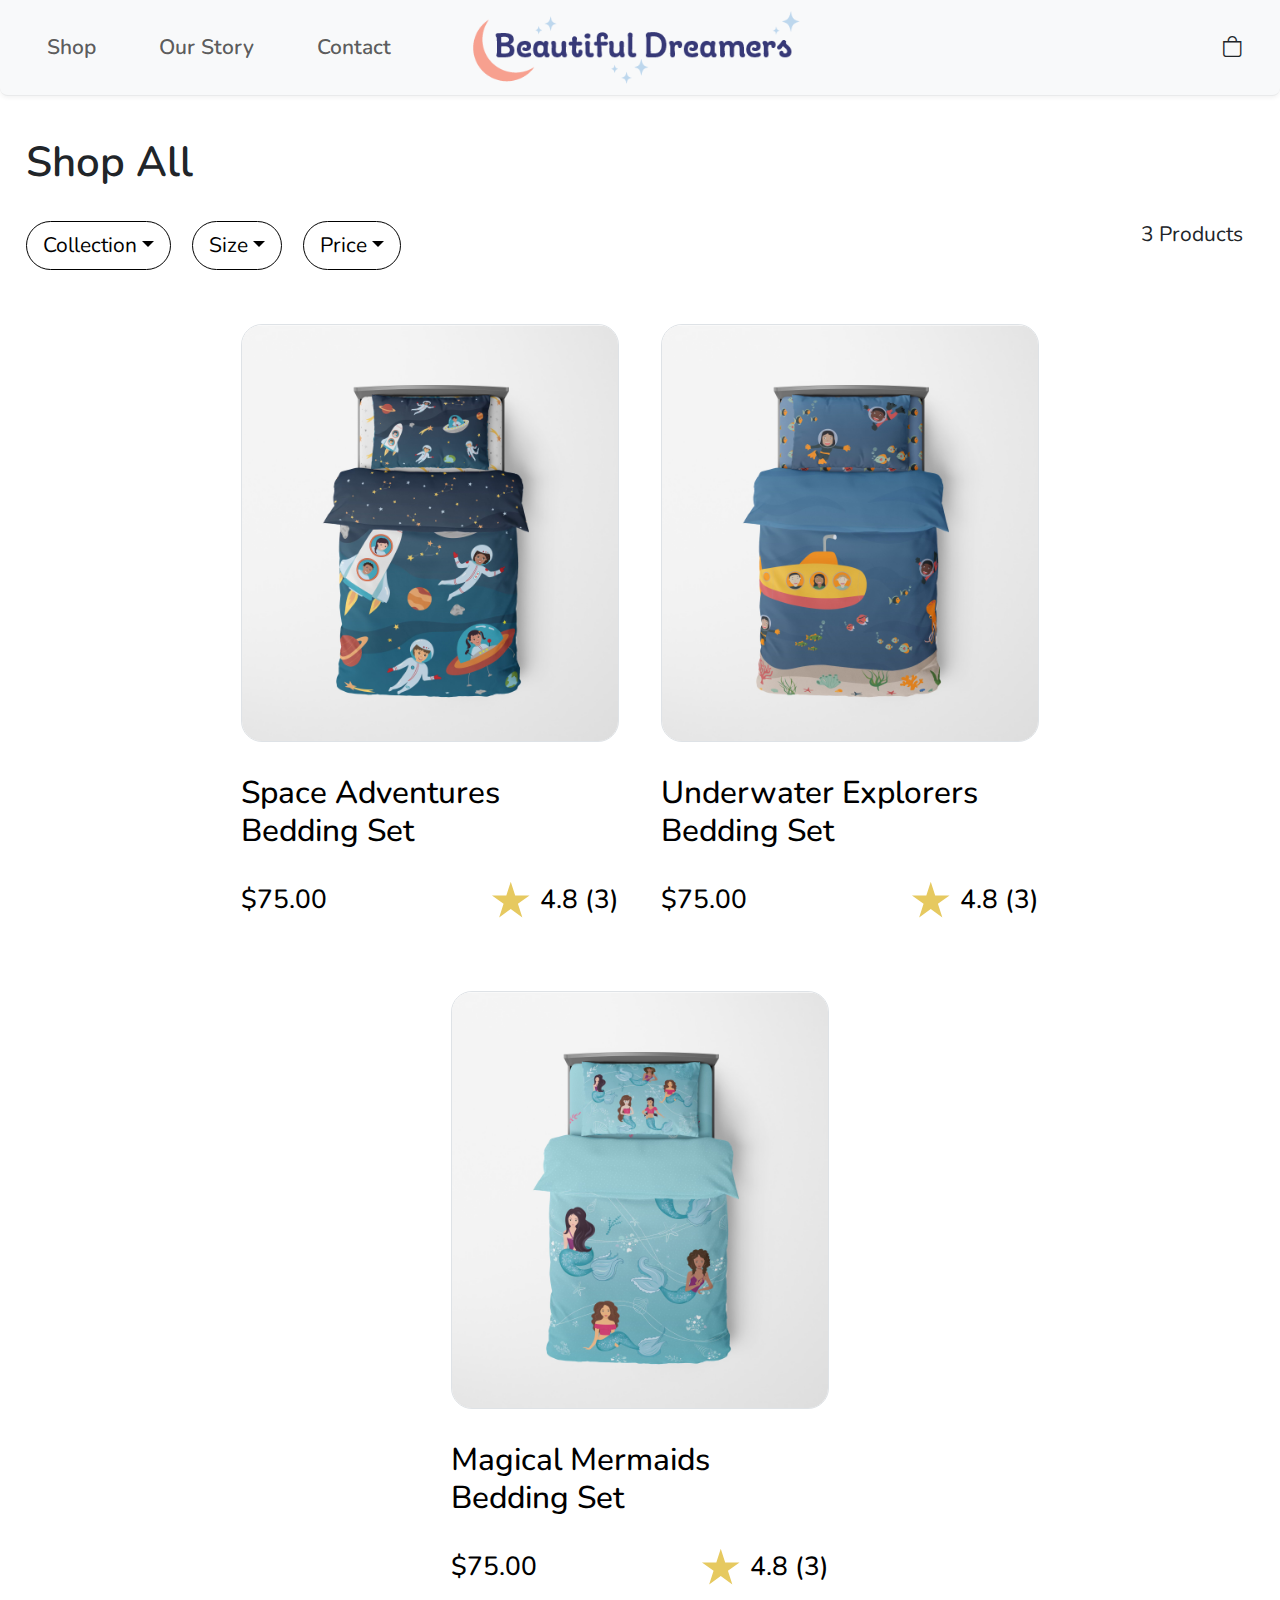
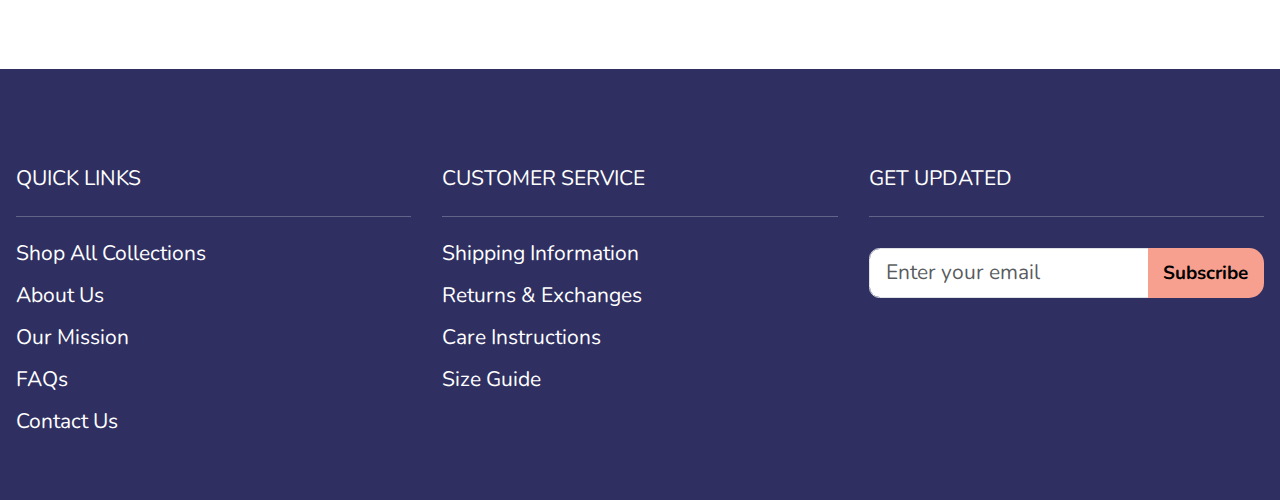
<file: shop-all-page.html>
<!DOCTYPE html>
<html lang="en">
<head>
    <!-- content tags used by search engines-->
    <meta charset="UTF-8">
    <meta name="Keywords" content="HTML, CSS, Javascript">
    <meta name = "author" content = "Austen Young">
    <meta name = "viewport" content = "width=device-width, initial-scale=1.0">
    
    <!-- linking stylesheets for bootstrap framework-->
    <link rel="stylesheet" href="css/bootstrap.min.css">
    <link rel="stylesheet" href="css/grid.css">
    <link rel="stylesheet" href="css/bootstrap-grid.css">
    <link rel="stylesheet" href="https://cdn.jsdelivr.net/npm/bootstrap-icons@1.11.3/font/bootstrap-icons.min.css">

    <!--Linking Personal StyleSheets and Scripts-->
    <link rel="stylesheet" href="css/beautiful-dreamers-css.css">
    <script src="js/beautiful-dreamers-script.js"></script>


    <!--Nunito Font-->
    <link rel="preconnect" href="https://fonts.googleapis.com">
    <link rel="preconnect" href="https://fonts.gstatic.com" crossorigin>
    <link href="https://fonts.googleapis.com/css2?family=Nunito:ital,wght@0,200..1000;1,200..1000&display=swap" rel="stylesheet">


    <!--Favicon-->
    <link rel="icon" type="image/png" href="images/BD_Favicon.png"/>

    <script src="js/bootstrap.bundle.min.js"></script>

    <title>Beautiful Dreamers</title>

   
</head>
<body>

     <!-- NAV-->
     <nav class="navbar navbar-expand-lg navbar-light bg-light py-3">
        <div class="container-fluid">
            <!-- Mobile menu button - moved to start -->
            <button class="navbar-toggler" type="button" data-bs-toggle="collapse" data-bs-target="#navbarCollapse">
                <span class="navbar-toggler-icon"></span>
            </button>
    
            <!-- Left menu -->
            <div class="collapse navbar-collapse flex-grow-0" id="navbarCollapse">
                <ul class="navbar-nav">
                    <li class="nav-item">
                        <a class="nav-link mx-3" href="shop-all-page.html">Shop</a>
                    </li>
                    <li class="nav-item">
                        <a class="nav-link mx-3" href="#">Our Story</a>
                    </li>
                    <li class="nav-item">
                        <a class="nav-link mx-3" href="#">Contact</a>
                    </li>
                </ul>
            </div>
    
            <!-- Center logo -->
            <a class="navbar-brand mx-auto" href="index.html">
                <img class="logo" src="images/BD_Logo.png" alt="Logo">
            </a>
    
            <!-- Right shopping bag icon -->
            <div class="flex-grow-0">
                <a class="nav-link position-relative" onClick = "clearCart()" href="#">
                    <i class="bi bi-bag mx-3"></i>
                </a>
            </div>
        </div>
    </nav>



    <!--Responsive Grid-->
    <div class="container-fluid ">

        <!--Desktop Hero-->

        <div class="row d-lg-block d-none mt-3 py-3">
            <div class="col">
                <h2 class="px-2">Shop All</h2>
            </div>
        </div>

        <!--Tablet Hero-->
        <div class="row tablet-mobile-hero d-lg-none d-md-block d-sm-block mb-5 py-4">
            <div class="col-10 mx-auto">
                <div class="d-flex flex-column align-items-center justify-content-center text-center">
                    <h2>Shop All Collections</h2>
                    <h3>Discover our range of inclusive bedding designs that celebrate diversity and spark imagination.</h3>


                </div>


            </div>
        </div>

        <!--Filters-->
        <div class="row align-items-center">
            <div class="col-8">
                <div class="d-flex">

                    <!--Collection-->
                    <div class="dropdown px-2">
                        <button class="btn btn-clear rounded-pill dropdown-toggle" type="button" data-bs-toggle="dropdown" aria-expanded="false">Collection</button>

                        <!--Dropdown Content-->
                        <ul class="dropdown-menu">
                            <li><a class="dropdown-item" href="#">Dreamers Collection</a></li>
                        </ul>
                    </div>

                    <!--Size-->
                    <div class="dropdown px-2">
                        <button class="btn btn-clear rounded-pill dropdown-toggle" type="button" data-bs-toggle="dropdown" aria-expanded="false">Size</button>

                        <!--Dropdown Content-->
                        <ul class="dropdown-menu">
                            <li><a class="dropdown-item" href="#">Twin</a></li>
                            <li><a class="dropdown-item" href="#">TwinXL</a></li>
                            <li><a class="dropdown-item" href="#">Full/Queen</a></li>
                        </ul>
                    </div>

                    <!--Price-->
                    <div class="dropdown px-2">
                        <button class="btn btn-clear rounded-pill dropdown-toggle" type="button" data-bs-toggle="dropdown" aria-expanded="false">Price</button>

                        <!--Dropdown Content-->
                        <ul class="dropdown-menu">
                            <li><a class="dropdown-item" href="#">$0-$50</a></li>
                            <li><a class="dropdown-item" href="#">$51-$100</a></li>
                            <li><a class="dropdown-item" href="#">$101+</a></li>
                            
                        </ul>
                    </div>

                </div>

            </div>

            <!--Num of Products-->
            <div class="col-4 text-end">
                <p class="pe-2 me-2"> 3 Products</p>
            </div>
        </div>



        <!--Products-->
        <div class="row d-flex justify-content-center my-4 mx-2 mx-md-0">

            <!--Space Adventures-->
            <div class="card position-relative shop-card-all p-0 m-3">

                <a class = "shop-card-link rounded" href="productpage-space.html">
                    
                    <div class="position-absolute d-flex flex-column text-start m-2">
                        <span class="product-tag text-center rounded-pill py-1 px-3 my-2 me-2">New</span>
                        <span class="product-tag text-center rounded-pill py-1 px-3">Bestseller</span>

                    </div>

                    <img src="images/BD_SpaceSet.jpeg" class="product-img card-img-top border rounded-4" alt="card1">

                    <div class="d-flex flex-column align-items-start text-start py-4">
                        <h3 class="mb-4">Space Adventures Bedding Set</h3>

                        <div class="d-flex flex-row justify-content-between align-items-center w-100">
                            <h5 class="mb-0">$75.00</h5>
                            <div class="d-flex align-items-center">
                                <img src="images/YellowStar.svg" alt="starsymbol" class="rating-star me-2">
                                <h5 class="mb-0">4.8 (3)</h5>
                            </div>
                        </div>
                        
                        
                    </div>
                </a>
                
            </div>

            <!--Underwater Explorers-->
            <div class="card position-relative shop-card-all p-0 m-3">

                <a class = "shop-card-link rounded" href="productpage-underwater.html">

                    <div class="position-absolute d-flex flex-column text-start m-2">
                        <span class="product-tag text-center rounded-pill py-1 px-3 my-2 me-2">New</span>

                    </div>
                     
                    <img src="images/BD_UnderwaterSet.jpeg" class="product-img card-img-top border rounded-4" alt="card1">

                    <div class="d-flex flex-column align-items-start text-start py-4">
                        <h3 class="mb-4">Underwater Explorers Bedding Set</h3>

                        <div class="d-flex flex-row justify-content-between align-items-center w-100">
                            <h5 class="mb-0">$75.00</h5>
                            <div class="d-flex align-items-center">
                                <img src="images/YellowStar.svg" alt="starsymbol" class="rating-star me-2">
                                <h5 class="mb-0">4.8 (3)</h5>
                            </div>
                        </div>
                        
                        
                    </div>
                </a>
                
            </div>

            <!--Magical Mermaids-->
            <div class="card position-relative shop-card-all p-0 m-3">

                <a class = "shop-card-link rounded" href="productpage-mermaids.html">

                    <div class="position-absolute d-flex flex-column text-start m-2">
                        <span class="product-tag text-center rounded-pill py-1 px-3 my-2 me-2">New</span>

                    </div>

                    <img src="images/BD_MermaidSet.jpeg" class="product-img card-img-top border rounded-4" alt="card1">

                    <div class="d-flex flex-column align-items-start text-start py-4">
                        <h3 class="mb-4">Magical Mermaids Bedding Set</h3>

                        <div class="d-flex flex-row justify-content-between align-items-center w-100">
                            <h5 class="mb-0">$75.00</h5>
                            <div class="d-flex align-items-center">
                                <img src="images/YellowStar.svg" alt="starsymbol" class="rating-star me-2">
                                <h5 class="mb-0">4.8 (3)</h5>
                            </div>
                        </div>
                        
                        
                    </div>
                </a>
                
            </div>
        </div>

        <!--Tablet-Mobile Mailing List-->
        <div class="row tablet-mobile-mailing-list d-lg-none d-md-block d-sm-block mt-4 py-4">

            <div class="col-10 mx-auto">
                <div class="d-flex flex-column align-items-center justify-content-center text-center my-4">
                    <h2>Join Our Dream List</h2>
                    <h3>Subscribe for exclusive offers and be the first to know about new collections.</h3>

                    <!--JavaScript Input Box-->
                    <div class="w-100">
                        <div id = "subscribeAlertHolder-mobile"> </div>

                        <div class="input-group my-4">
                            <input type="email" class="form-control rounded-start-3" id= "subscribeInput-mobile" placeholder="Enter your email" aria-label="Enter your email">
                            <button class="btn btn-coral" type="button" id = "subscribeButton-mobile" onClick = "checkEmail('mobile')">Subscribe</button>
                        </div>
                    </div>

                </div>
            </div>
        </div>


        <!--FOOTER-->
        <div class="row footer pt-4 ">
            <!-- Quick Links -->
            <div class="col-12 col-md-6 col-lg-4 my-4 py-4">
                <p class="text-uppercase mb-3">Quick Links</p>
                <hr/>
                <div class="d-flex flex-column gap-2">
                    <a href="shop-all-page.html" class="text-decoration-none footer-text">Shop All Collections</a>
                    <a href="#" class="text-decoration-none footer-text">About Us</a>
                    <a href="#" class="text-decoration-none footer-text">Our Mission</a>
                    <a href="#" class="text-decoration-none footer-text">FAQs</a>
                    <a href="#" class="text-decoration-none footer-text">Contact Us</a>
                </div>
            </div>
        
            <!-- Customer Service -->
            <div class="col-12 col-md-6 col-lg-4 my-4 py-4">
                <p class="text-uppercase mb-3">Customer Service</p>
                <hr/>
                <div class="d-flex flex-column gap-2">
                    <a href="#" class="text-decoration-none footer-text">Shipping Information</a>
                    <a href="#" class="text-decoration-none footer-text">Returns & Exchanges</a>
                    <a href="#" class="text-decoration-none footer-text">Care Instructions</a>
                    <a href="#" class="text-decoration-none footer-text">Size Guide</a>
                </div>
            </div>
        
            <!-- Get Updated -->
            <div class="col-12 col-lg-4 d-lg-block d-none my-4 py-4">
                <p class="text-uppercase mb-3">Get Updated</p>
                <hr/>
                <div class="w-100">
                    <div id = "subscribeAlertHolder-footer"> </div>

                    <div class="input-group my-4">
                        <input type="email" class="form-control rounded-start-3" id= "subscribeInput-footer" placeholder="Enter your email" aria-label="Enter your email">
                        <button class="btn btn-coral" type="button" id = "subscribeButton-footer" onClick = "checkEmail('footer')">Subscribe</button>
                    </div>
                </div>
            </div>
        </div>

          
    </div>

    </div>
    
</body>
</html>
</file>
<file: css/grid.css>
.themed-grid-col {
  padding-top: .75rem;
  padding-bottom: .75rem;
  background-color: lightgrey;
  border: 1px solid rgba(86, 61, 124, .2);
}

.themed-container {
  padding: .75rem;
  margin-bottom: 1.5rem;
  background-color: rgba(0, 123, 255, .15);
  border: 1px solid rgba(0, 123, 255, .2);
}

.responsiveMain {
  width: 100%;
  height: 400px;
  object-fit: cover;
  
}

.bi {
  vertical-align: -.125em;
  fill: currentColor;
}

.feature-icon {
  display: inline-flex;
  align-items: center;
  justify-content: center;
  width: 4rem;
  height: 4rem;
  margin-bottom: 1rem;
  font-size: 2rem;
  color: #fff;
  border-radius: .75rem;
}

.rounded-4 { border-radius: .5rem; }
.rounded-5 { border-radius: 1rem; }
</file>
<file: css/beautiful-dreamers-css.css>
html {
    font-size: calc(16px + 0.390625vw);
}

@keyframes fadeIn{
    from{
        opacity: 0;
        transform: translateY(20px);
    }
    to{
        opacity: 1;
        transform: translateY(0);
    }
}

* {
    font-family: "Nunito", sans-serif;
    font-optical-sizing: auto;
    font-weight: normal;
    font-style: normal;
    animation: fadeIn 1s ease;
}

.navbar,
.navbar-brand,
.navbar .logo,
.product-tag {
    animation: none;
}

/* Typography */

h1{
    font-family: "georgiapro", sans-serif;
    font-weight: 400;
    font-style: normal;
}

h2{
    font-weight: 600;
}

h3{
    font-weight: 500;
    font-size: 1.5rem
}

h4{
    font-weight: 600;
    font-size: 1.4rem;
}

/* Navbar */

.navbar {
    min-height: 80px;
    /* Remove default border-bottom if any */
    border: none;
    /* Add subtle shadow */
    box-shadow: 0 2px 4px rgba(0, 0, 0, 0.05);
    /* Add slight border for definition */
    border-bottom: 1px solid rgba(0, 0, 0, 0.06);
    /* Optional: add slight rounding to bottom corners */
    border-radius: 0 0 8px 8px;
    /* Make background slightly more solid */
    background-color: rgba(255, 255, 255, 0.98);

    transition: box-shadow 0.3s ease;
}

.navbar .logo {
    height: 3.5rem;
    width: auto;
    object-fit: contain;
}

.navbar-brand {
    position: absolute;
    left: 50%;
    transform: translateX(-50%);
    padding: 0 15px;
}

/* Footer */
.footer {
    background-color: #2F3061;
    color: white;
}

.footer-text {
    color: white;
}

.footer-text:hover {
    color: rgb(183, 183, 183);
}

/* Button Styles */

.btn:active {
    transform: scale(0.98);
    transition: transform 0.1s;
}

.btn-coral {
    --bs-btn-color: black;
    --bs-btn-bg: #F7A08F;
    --bs-btn-border-color: transparent;
    --bs-btn-hover-color: black;
    --bs-btn-hover-bg: #f88972;
    --bs-btn-hover-border-color: transparent;
    --bs-btn-active-color: black;
    --bs-btn-active-bg: #f88972;
    --bs-btn-active-border-color: transparent;
    --bs-btn-active-shadow: 0 2px 4px rgba(23, 23, 23, 0.2);
    
    color: black;
    border: none;
    border-radius: 15px;
    font-size: 0.9rem;
    font-weight: bold;
    transition: background-color 0.3s ease;
}

.btn-coral:hover,
.btn-coral:focus,
.btn-coral:active {
    background-color: var(--bs-btn-hover-bg) !important;
    color: var(--bs-btn-hover-color) !important;
    box-shadow: 0 2px 4px rgba(23, 23, 23, 0.2);
}

.btn-clear {
    background-color: white;
    color: black;
    border: 0.75px solid black;
}

.btn-clear:hover {
    background-color: white;
    color: black;
    border: 0.75px solid black;
    box-shadow: 0 2px 4px rgba(23, 23, 23, 0.2);
}

.btn-blue {
    --bs-btn-color: black;
    --bs-btn-bg: #EFEFEF;
    --bs-btn-border-color: transparent;
    --bs-btn-hover-color: black;
    --bs-btn-hover-bg: #BDD5EA;
    --bs-btn-hover-border-color: transparent;
    --bs-btn-active-color: black;
    --bs-btn-active-bg: #BDD5EA;
    --bs-btn-active-border-color: transparent;
    --bs-btn-active-shadow: 0 2px 4px rgba(23, 23, 23, 0.2);
    
    padding: 10px;
    border: none;
    border-radius: 10px;
    font-size: 1rem;
    font-weight: bold;
    transition: background-color 0.3s ease;
}

.btn-blue:hover, 
.btn-blue:focus, 
.btn-blue:active {
    background-color: var(--bs-btn-hover-bg) !important;
    color: var(--bs-btn-hover-color) !important;
    box-shadow: 0 2px 4px rgba(23, 23, 23, 0.2);
}

.btn-blue-active {
    --bs-btn-color: black;
    --bs-btn-bg: #BDD5EA;
    --bs-btn-border-color: transparent;
    --bs-btn-hover-color: black;
    --bs-btn-hover-bg: #BDD5EA;
    --bs-btn-hover-border-color: transparent;
    --bs-btn-active-color: black;
    --bs-btn-active-bg: #BDD5EA;
    --bs-btn-active-border-color: transparent;
    --bs-btn-active-shadow: 0 2px 4px rgba(23, 23, 23, 0.2);
    
    padding: 10px;
    border: none;
    border-radius: 10px;
    font-size: 1rem;
    font-weight: bold;
    transition: background-color 0.3s ease;
    background-color: var(--bs-btn-bg) !important;
}



/* MAIN PAGE */
/****************************************/

/* Hero Section */
.hero {
    height: 600px;
    filter: brightness(85%)
}

.hero-content {
    max-width: 60%;
}

.hero-subtitle {
    color: white;
    font-size: 1rem;
    letter-spacing: 1px;
    text-transform: uppercase;
}

.hero-title {
    color: white;
    font-size: 3rem;
}

/* Sequence Cards */
.card-right {
    background-color: #BDD5EA;
}

.card-left {
    background-color: #2F3061;
    color: white;
}

/* Shop Section */
.img-row {
    background-color: #f1f0f0;
    display: flex;
    justify-content: center;
}

.shop-card {
    background-color: #f1f0f0;
    width: 20rem;
    display: flex;
    text-align: center;
    border: none;
}

/* Parent Voices */
.stars {
    width: 8rem;
}

/* Our Story */
.our-story {
    object-fit: cover;
    display: flex;
    justify-content: center;
    align-items: center;
    width: 85%;
    height: 16rem;
}

.our-story-link {
    color: white;
    text-decoration: underline;
    text-transform: uppercase;
}

.our-story-link:hover {
    color: rgb(183, 183, 183);
}


/* SHOP ALL PAGE */
/****************************************/

.tablet-mobile-hero {
    background-color: #F7A08F;
}

.dropdown-menu, .dropdown-item{
    animation: none;
}

@keyframes fadeInTag {
    0% {
        opacity: 0;
        
    }
    100% {
        opacity: 1;
    }
}

.product-tag {
    background-color: #ffffff;
    color: #000000;
    font-size: 0.875rem;
    font-weight: 600;
    letter-spacing: 0.5px;
    box-shadow: 0 1px 1px rgba(23, 23, 23, 0.2);
    opacity: 0; /* Start invisible */
    animation: fadeInTag 1s ease forwards;
    animation-delay: 1s;
}

.shop-card-all {
    width: 20rem;
    display: flex;
    text-align: center;
    border: none;
}

.shop-card-link {
    text-decoration: none;
    color: black;
}

.shop-card-link:hover .product-img {
    box-shadow: 0 4px 8px rgba(23, 23, 23, 0.15);
}

.shop-card-link:hover h3,
.shop-card-link:hover h5 {
    text-shadow: 2px 2px 4px rgba(0, 0, 0, 0.2);
}

.shop-card-link:hover .rating-star {
    filter: drop-shadow(0 0 5px rgba(255, 215, 0, 0.7));
}

.tablet-mobile-mailing-list {
    background-color: #BDD5EA;
}

/* PRODUCT PAGE */
/****************************************/
.img-preview {
    border: 0.5px #F7A08F solid;
}

.img-preview-bg {
    filter: brightness(85%);
}

.bg-coral {
    background-color: #F7A08F;
}

.size-guide{
    opacity: 75%;
    font-size: 0.8rem;
}

.size-guide:hover{
    opacity: 100%;
    font-size: 0.8rem;
}

/* Media Queries */
/* Large Screens (992px to 1199px) */
@media (min-width: 992px)  {
   

    .hero-content {
        max-width: 70%;
    }

    .shop-card,
    .shop-card-all {
        width: 18rem;
    }

    .lead{
        font-weight: 400;
    }

    .navbar .nav-link {
        font-weight: 600; /* or any weight from 100-900 since you're using Nunito */
    }

    .home-page #parentCarousel {
        padding: 0 3rem;
    }
    
    .home-page .carousel-control-prev {
        margin-left: 0.5rem;
    }
    
    .home-page .carousel-control-next {
        margin-right: 0.5rem;
    }
    
  
}

/* Medium Screens (768px to 991px) */
@media (min-width: 768px) and (max-width: 991px) {
    .hero {
        height: 500px;
    }

    .hero-content {
        max-width: 80%;
    }

    .hero-title {
        font-size: 2.5rem;
    }

    .shop-card,
    .shop-card-all {
        width: 16rem;
    }

    .stars {
        width: 6rem;
    }

    .tablet-mobile-hero {
        padding: 2rem;
    }

    h4{
        font-size: 1.8rem;
    }

    .btn-coral{
        font-size: 1rem;
    }
    
}

/* Small Screens (<768px) */
@media (max-width: 767px) {
    .hero {
        height: 400px;
    }

    .hero-content {
        max-width: 90%;
    }

    .hero-title {
        font-size: 2rem;
    }

    .shop-card,
    .shop-card-all {
        width: 100%;
        margin: 0 1rem;
    }

    .stars {
        width: 6rem;
    }

    .our-story {
        width: 95%;
        height: 14rem;
    }

    .tablet-mobile-hero {
        padding: 1.5rem;
    }

    .tablet-mobile-mailing-list {
        padding: 1.5rem;
    }

    h4{
        font-size: 2rem;
    }

    .btn-coral{
        font-size: 1.2rem;
    }

    .card-left p, .card-right p{
        font-size: 1rem;
    }

    .card-left h1, .card-right h1{
        font-size: 2rem;
    }


}
</file>
